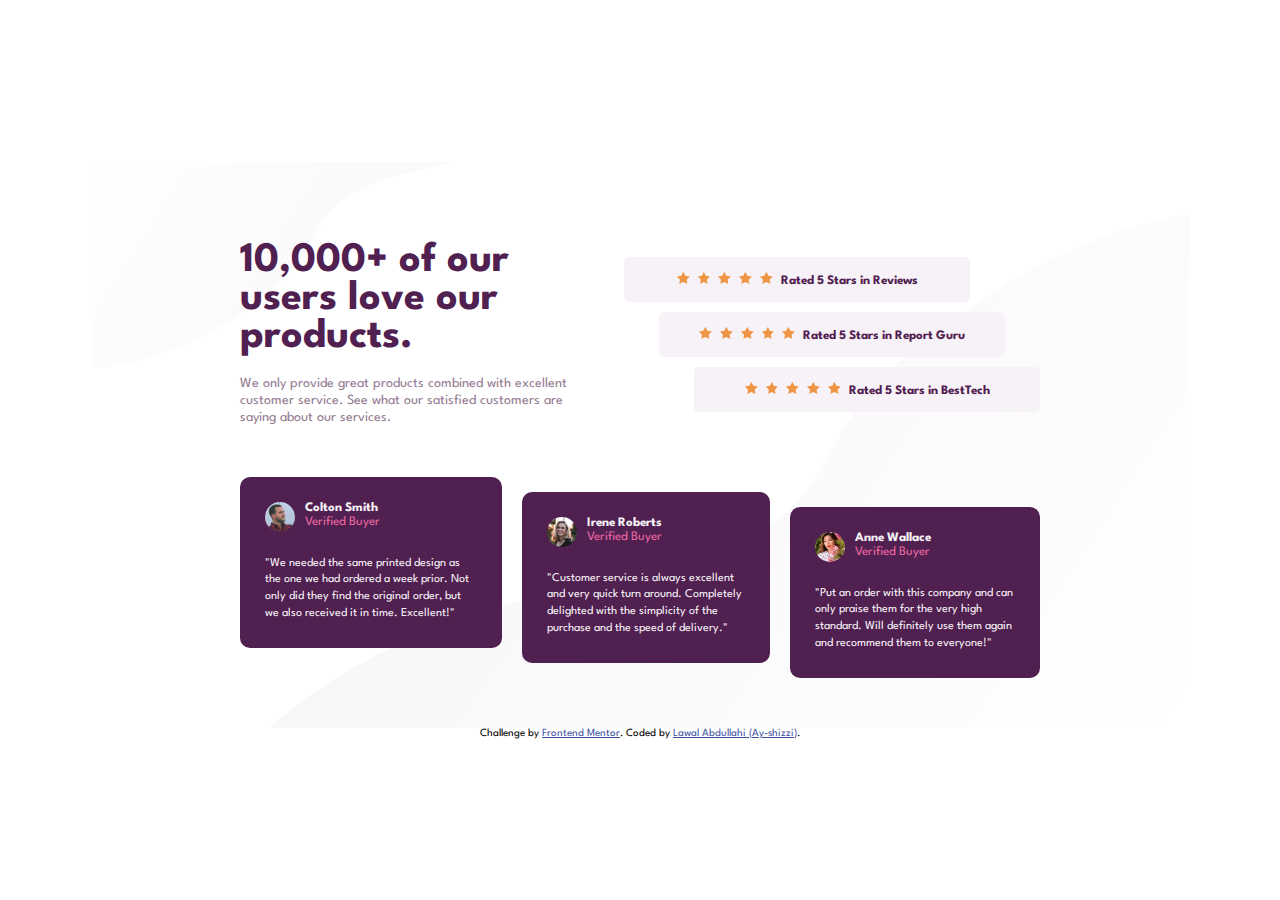
<file: index.html>
<!DOCTYPE html>
<html lang="en">
  <head>
    <meta charset="UTF-8" />
    <meta name="viewport" content="width=device-width, initial-scale=1.0" />
    <!-- displays site properly based on user's device -->

    <link
      rel="icon"
      type="image/png"
      sizes="32x32"
      href="./images/favicon-32x32.png"
    />

    <title>Frontend Mentor | Social proof section</title>

    <!-- Feel free to remove these styles or customise in your own stylesheet 👍 -->
    <style>

@import url('https://fonts.googleapis.com/css2?family=League+Spartan:wght@400;500;700&display=swap');
*{
    margin: 0;
    padding: 0;
    box-sizing: border-box;
}
body{
    display: flex;
    flex-direction: column;
    justify-content: center;
    align-items: center;
    min-height: 100vh;
    font-family: League Spartan;
}
.container{
    max-width: 1100px;
    padding: 80px 150px;
    background: url(./images/bg-pattern-top-desktop.svg),url(images/bg-pattern-bottom-desktop.svg);
    background-repeat: no-repeat, no-repeat;
    background-position: right 40vw bottom 40vh, left 5vw top 5vh;
}
.ratings{
    display: flex;
    justify-content: space-between;
    align-items: center;
}
.stats h1{
    font-size: 42px;
    font-weight: 700;
    width: 300px;
    color: hsl(300, 43%, 22%);
}
.stats p{
    font-size: 14px;
    line-height: 1.2;
    width: 350px;
    padding-top: 20px;
    color: hsl(303, 10%, 53%);
}
.stars{
    color: hsl(300, 43%, 22%);
    font-size: 13px;
    font-weight: bold;
    display: flex;
    flex-direction: column;
    gap: 10px;
}
.stars p{
    display: inline-block;
}
.stars img{
    height: 12px;
    margin-right: 5px;
}
.reviews{
    background-color: hsl(300, 24%, 96%);
    text-align: center;
    padding: 15px 40px;
    border-radius: 5px;
    margin-right: 70px;
    margin-left: -70px;
}
.guru{
    background-color: hsl(300, 24%, 96%);
    text-align: center;
    padding: 15px 40px;
    border-radius: 5px;
    margin-right: 35px;
    margin-left: -35px;
}
.best-tech{
    background-color: hsl(300, 24%, 96%);
    text-align: center;
    padding: 15px 40px;
    border-radius: 5px;
}
.testimonials{
    display: flex;
    align-items: center;
    justify-content: space-between;
    margin-top: 50px;
    gap: 20px;
}
.testimonials p{
    font-size: 12px;
    padding-top: 20px;
    line-height: 1.4;
}
.profile{
    display: flex;
    gap: 10px;
}
.profile-picture img{
    height: 30px;
    border-radius: 50px;
}
.profile h2{
    font-size: 13px;
}
.profile span{
    font-size: 13px;
}
span{
    color: hsl(333, 80%, 67%);
}
.colton{
    background-color: hsl(300, 43%, 22%);
    color: hsl(300, 24%, 96%);
    padding: 25px;
    border-radius: 10px;
}
.irene{
    background-color: hsl(300, 43%, 22%);
    color: hsl(300, 24%, 96%);
    padding: 25px;
    border-radius: 10px;
    margin-bottom: -30px;
}
.anne{
    background-color: hsl(300, 43%, 22%);
    color: hsl(300, 24%, 96%);
    padding: 25px;
    border-radius: 10px;
    margin-bottom: -60px;
}

@media screen and (max-width:375px){
    body{
        display: flex;
        align-items: center;
        justify-content: center;
    }
    .container{
        display: flex;
        flex-direction: column;
        align-items: center;
        justify-content: center;
        max-width: 80%;
        padding: 50px 30px;
        background: url(./images/bg-pattern-top-mobile.svg),url(images/bg-pattern-bottom-mobile.svg);
        background-repeat: no-repeat, no-repeat;
        background-position: right 0vw bottom 136vh, left 20vw top 90vh;
    }
    .ratings{
        display: flex;
        flex-direction: column;
        justify-content: space-between;
        align-items: center;
    }
    .stats h1{
        font-size: 34px;
        text-align: center;
    }
    .stats p{
        font-size: 14px;
        line-height: 1;
        text-align: center;
        margin: auto;
        padding: 20px 0;
        width: 80%;
    }
    .stars{
        font-size: 13px;
        font-weight: bold;
        display: flex;
        flex-direction: column;
        align-items: center;
        justify-content: center;
        gap: 10px;
    }
    .stars p{
        display: block;
    }
    .reviews{
        margin-right: 0px;
        margin-left: 0px;
        width: 100%;
    }
    .guru{
        margin-right: 0px;
        margin-left: 0px;
        width: 100%;
    }
    .best-tech{
        width: 100%;
    }
    .testimonials{
        display: flex;
        flex-direction: column;
        align-items: center;
        justify-content: space-between;
        margin-top: 50px;
        gap: 20px;
    }
    .irene{
        margin-bottom: 0px;
    }
    .anne{
        margin-bottom: 0px;
    }
}

      .attribution {
        font-size: 11px;
        text-align: center;
      }
      .attribution a {
        color: hsl(228, 45%, 44%);
      }
    </style>
  </head>
  <body>
    
    <main class="container">
        <section class="ratings">
            <div class="stats">
                <h1>10,000+ of our users love our products.</h1>
                  <p>
                    We only provide great products combined with excellent customer service.
                    See what our satisfied customers are saying about our services.
                  </p>
            </div>
            <div class="stars">
                <div class="reviews">
                    <img src="./images/icon-star.svg" alt="">
                    <img src="./images/icon-star.svg" alt="">
                    <img src="./images/icon-star.svg" alt="">
                    <img src="./images/icon-star.svg" alt="">
                    <img src="./images/icon-star.svg" alt="">
                    <p>Rated 5 Stars in Reviews</p>
                </div>
                <div class="guru">
                    <img src="./images/icon-star.svg" alt="">
                    <img src="./images/icon-star.svg" alt="">
                    <img src="./images/icon-star.svg" alt="">
                    <img src="./images/icon-star.svg" alt="">
                    <img src="./images/icon-star.svg" alt="">
                    <p>Rated 5 Stars in Report Guru</p>
                </div>
                <div class="best-tech">
                    <img src="./images/icon-star.svg" alt="">
                    <img src="./images/icon-star.svg" alt="">
                    <img src="./images/icon-star.svg" alt="">
                    <img src="./images/icon-star.svg" alt="">
                    <img src="./images/icon-star.svg" alt="">
                    <p>Rated 5 Stars in BestTech</p>
                </div>
            </div>
        </section>
        <section class="testimonials">
            <div class="colton">
                <div class="profile">
                <div class="profile-picture">
                    <img src="./images/image-colton.jpg" alt="image-colton">
                </div>
                <div class="profile-name">
                    <h2>Colton Smith</h2>
                    <span>Verified Buyer</span>
                </div>
                </div>
                <p>
                    "We needed the same printed design as the one we had ordered a week prior.
                    Not only did they find the original order, but we also received it in time.
                    Excellent!"
                </p>
            </div>
            <div class="irene">
                    <div class="profile">
                    <div class="profile-picture">
                        <img src="./images/image-irene.jpg" alt="image-colton">
                    </div>
                    <div class="profile-name">
                        <h2>Irene Roberts</h2>
                        <span>Verified Buyer</span>
                    </div>
                    </div>
                    <p>
                        "Customer service is always excellent and very quick turn around. Completely
                        delighted with the simplicity of the purchase and the speed of delivery."
                    </p>
            </div>
            <div class="anne">
                <div class="profile">
                <div class="profile-picture">
                    <img src="./images/image-anne.jpg" alt="image-colton">
                </div>
                <div class="profile-name">
                    <h2>Anne Wallace</h2>
                    <span>Verified Buyer</span>
                </div>
                </div>
                <p>
                    "Put an order with this company and can only praise them for the very high
                    standard. Will definitely use them again and recommend them to everyone!"
                </p>
        </div>
        </section>
</main>

    <footer class="attribution">
      Challenge by
      <a href="https://www.frontendmentor.io?ref=challenge" target="_blank"
        >Frontend Mentor</a
      >. Coded by <a href="#">Lawal Abdullahi (Ay-shizzi)</a>.
    </footer>
  </body>
</html>
</file>
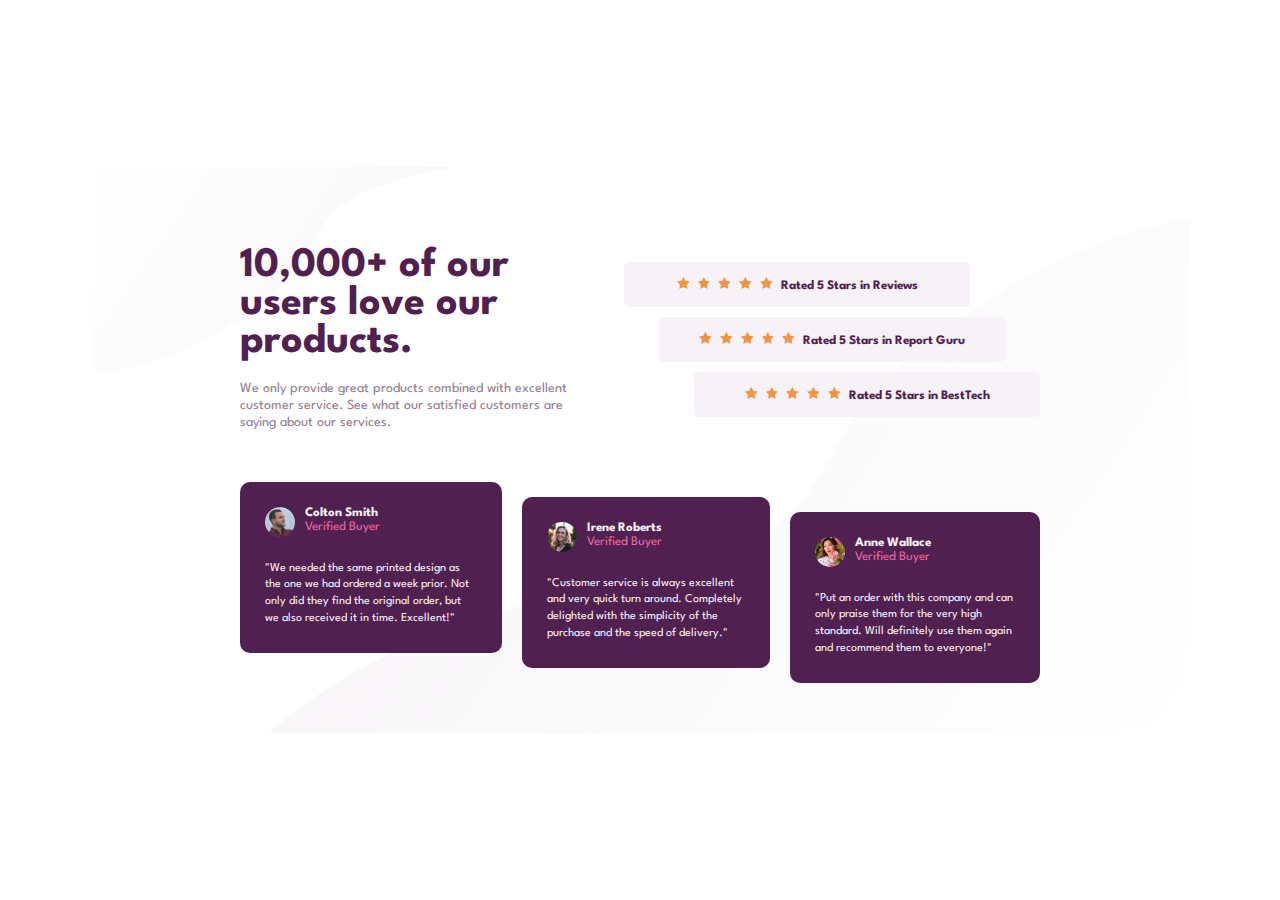
<file: my-solution.html>
<!DOCTYPE html>
<html lang="en">
<head>
    <meta charset="UTF-8">
    <meta http-equiv="X-UA-Compatible" content="IE=edge">
    <meta name="viewport" content="width=device-width, initial-scale=1.0">
    <link rel="stylesheet" href="my-solution.css">
    <title>Social proof section</title>
</head>
<body>
    <main class="container">
            <section class="ratings">
                <div class="stats">
                    <h1>10,000+ of our users love our products.</h1>
                      <p>
                        We only provide great products combined with excellent customer service.
                        See what our satisfied customers are saying about our services.
                      </p>
                </div>
                <div class="stars">
                    <div class="reviews">
                        <img src="./images/icon-star.svg" alt="">
                        <img src="./images/icon-star.svg" alt="">
                        <img src="./images/icon-star.svg" alt="">
                        <img src="./images/icon-star.svg" alt="">
                        <img src="./images/icon-star.svg" alt="">
                        <p>Rated 5 Stars in Reviews</p>
                    </div>
                    <div class="guru">
                        <img src="./images/icon-star.svg" alt="">
                        <img src="./images/icon-star.svg" alt="">
                        <img src="./images/icon-star.svg" alt="">
                        <img src="./images/icon-star.svg" alt="">
                        <img src="./images/icon-star.svg" alt="">
                        <p>Rated 5 Stars in Report Guru</p>
                    </div>
                    <div class="best-tech">
                        <img src="./images/icon-star.svg" alt="">
                        <img src="./images/icon-star.svg" alt="">
                        <img src="./images/icon-star.svg" alt="">
                        <img src="./images/icon-star.svg" alt="">
                        <img src="./images/icon-star.svg" alt="">
                        <p>Rated 5 Stars in BestTech</p>
                    </div>
                </div>
            </section>
            <section class="testimonials">
                <div class="colton">
                    <div class="profile">
                    <div class="profile-picture">
                        <img src="./images/image-colton.jpg" alt="image-colton">
                    </div>
                    <div class="profile-name">
                        <h2>Colton Smith</h2>
                        <span>Verified Buyer</span>
                    </div>
                    </div>
                    <p>
                        "We needed the same printed design as the one we had ordered a week prior.
                        Not only did they find the original order, but we also received it in time.
                        Excellent!"
                    </p>
                </div>
                <div class="irene">
                        <div class="profile">
                        <div class="profile-picture">
                            <img src="./images/image-irene.jpg" alt="image-colton">
                        </div>
                        <div class="profile-name">
                            <h2>Irene Roberts</h2>
                            <span>Verified Buyer</span>
                        </div>
                        </div>
                        <p>
                            "Customer service is always excellent and very quick turn around. Completely
                            delighted with the simplicity of the purchase and the speed of delivery."
                        </p>
                </div>
                <div class="anne">
                    <div class="profile">
                    <div class="profile-picture">
                        <img src="./images/image-anne.jpg" alt="image-colton">
                    </div>
                    <div class="profile-name">
                        <h2>Anne Wallace</h2>
                        <span>Verified Buyer</span>
                    </div>
                    </div>
                    <p>
                        "Put an order with this company and can only praise them for the very high
                        standard. Will definitely use them again and recommend them to everyone!"
                    </p>
            </div>
            </section>
    </main>
</body>
</html>
</file>
<file: my-solution.css>
@import url('https://fonts.googleapis.com/css2?family=League+Spartan:wght@400;500;700&display=swap');
*{
    margin: 0;
    padding: 0;
    box-sizing: border-box;
}
body{
    display: flex;
    justify-content: center;
    align-items: center;
    min-height: 100vh;
    font-family: League Spartan;
}
.container{
    max-width: 1100px;
    padding: 80px 150px;
    background: url(./images/bg-pattern-top-desktop.svg),url(images/bg-pattern-bottom-desktop.svg);
    background-repeat: no-repeat, no-repeat;
    background-position: right 40vw bottom 40vh, left 5vw top 5vh;
}
.ratings{
    display: flex;
    justify-content: space-between;
    align-items: center;
}
.stats h1{
    font-size: 42px;
    font-weight: 700;
    width: 300px;
    color: hsl(300, 43%, 22%);
}
.stats p{
    font-size: 14px;
    line-height: 1.2;
    width: 350px;
    padding-top: 20px;
    color: hsl(303, 10%, 53%);
}
.stars{
    color: hsl(300, 43%, 22%);
    font-size: 13px;
    font-weight: bold;
    display: flex;
    flex-direction: column;
    gap: 10px;
}
.stars p{
    display: inline-block;
}
.stars img{
    height: 12px;
    margin-right: 5px;
}
.reviews{
    background-color: hsl(300, 24%, 96%);
    text-align: center;
    padding: 15px 40px;
    border-radius: 5px;
    margin-right: 70px;
    margin-left: -70px;
}
.guru{
    background-color: hsl(300, 24%, 96%);
    text-align: center;
    padding: 15px 40px;
    border-radius: 5px;
    margin-right: 35px;
    margin-left: -35px;
}
.best-tech{
    background-color: hsl(300, 24%, 96%);
    text-align: center;
    padding: 15px 40px;
    border-radius: 5px;
}
.testimonials{
    display: flex;
    align-items: center;
    justify-content: space-between;
    margin-top: 50px;
    gap: 20px;
}
.testimonials p{
    font-size: 12px;
    padding-top: 20px;
    line-height: 1.4;
}
.profile{
    display: flex;
    gap: 10px;
}
.profile-picture img{
    height: 30px;
    border-radius: 50px;
}
.profile h2{
    font-size: 13px;
}
.profile span{
    font-size: 13px;
}
span{
    color: hsl(333, 80%, 67%);
}
.colton{
    background-color: hsl(300, 43%, 22%);
    color: hsl(300, 24%, 96%);
    padding: 25px;
    border-radius: 10px;
}
.irene{
    background-color: hsl(300, 43%, 22%);
    color: hsl(300, 24%, 96%);
    padding: 25px;
    border-radius: 10px;
    margin-bottom: -30px;
}
.anne{
    background-color: hsl(300, 43%, 22%);
    color: hsl(300, 24%, 96%);
    padding: 25px;
    border-radius: 10px;
    margin-bottom: -60px;
}

@media screen and (max-width:375px){
    body{
        display: flex;
        align-items: center;
        justify-content: center;
    }
    .container{
        display: flex;
        flex-direction: column;
        align-items: center;
        justify-content: center;
        max-width: 80%;
        padding: 50px 30px;
        background: url(./images/bg-pattern-top-mobile.svg),url(images/bg-pattern-bottom-mobile.svg);
        background-repeat: no-repeat, no-repeat;
        background-position: right 0vw bottom 136vh, left 20vw top 90vh;
    }
    .ratings{
        display: flex;
        flex-direction: column;
        justify-content: space-between;
        align-items: center;
    }
    .stats h1{
        font-size: 34px;
        text-align: center;
    }
    .stats p{
        font-size: 14px;
        line-height: 1;
        text-align: center;
        margin: auto;
        padding: 20px 0;
        width: 80%;
    }
    .stars{
        font-size: 13px;
        font-weight: bold;
        display: flex;
        flex-direction: column;
        align-items: center;
        justify-content: center;
        gap: 10px;
    }
    .stars p{
        display: block;
    }
    .reviews{
        margin-right: 0px;
        margin-left: 0px;
        width: 100%;
    }
    .guru{
        margin-right: 0px;
        margin-left: 0px;
        width: 100%;
    }
    .best-tech{
        width: 100%;
    }
    .testimonials{
        display: flex;
        flex-direction: column;
        align-items: center;
        justify-content: space-between;
        margin-top: 50px;
        gap: 20px;
    }
    .irene{
        margin-bottom: 0px;
    }
    .anne{
        margin-bottom: 0px;
    }
}
</file>
